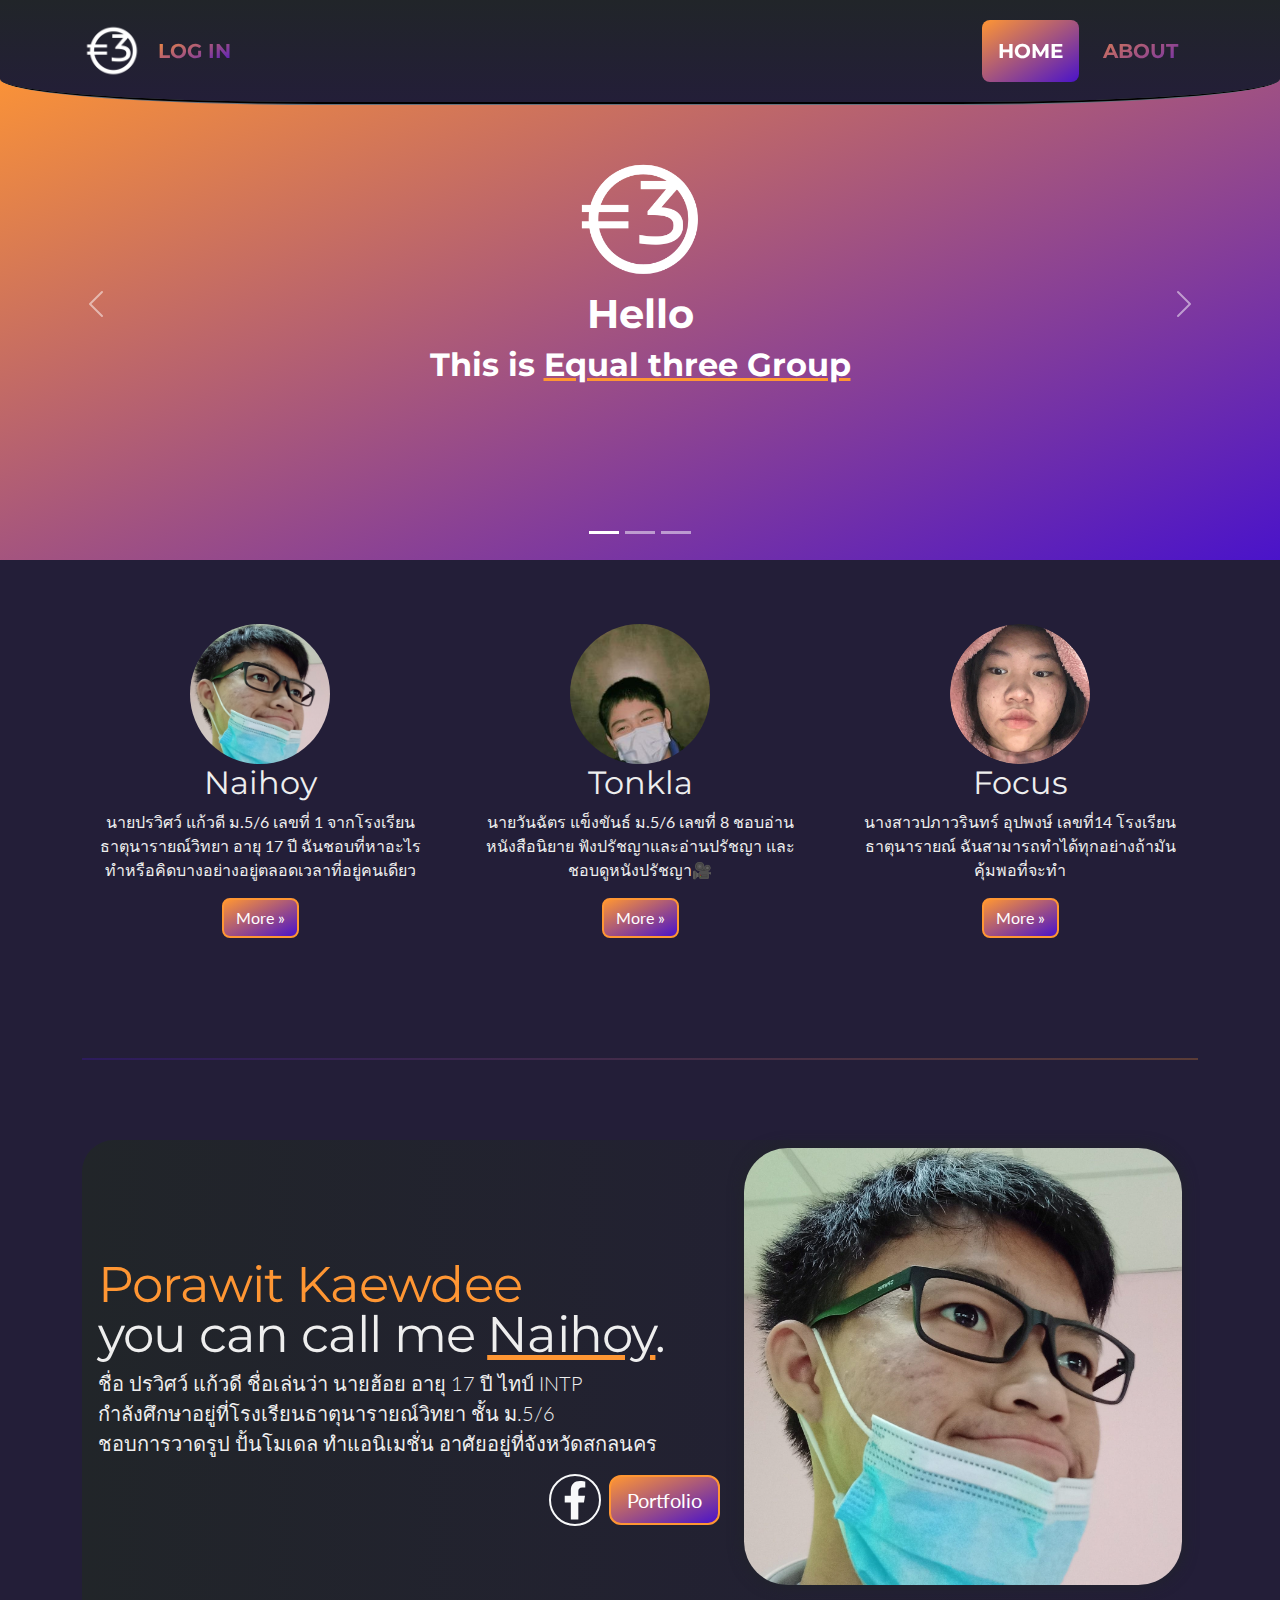
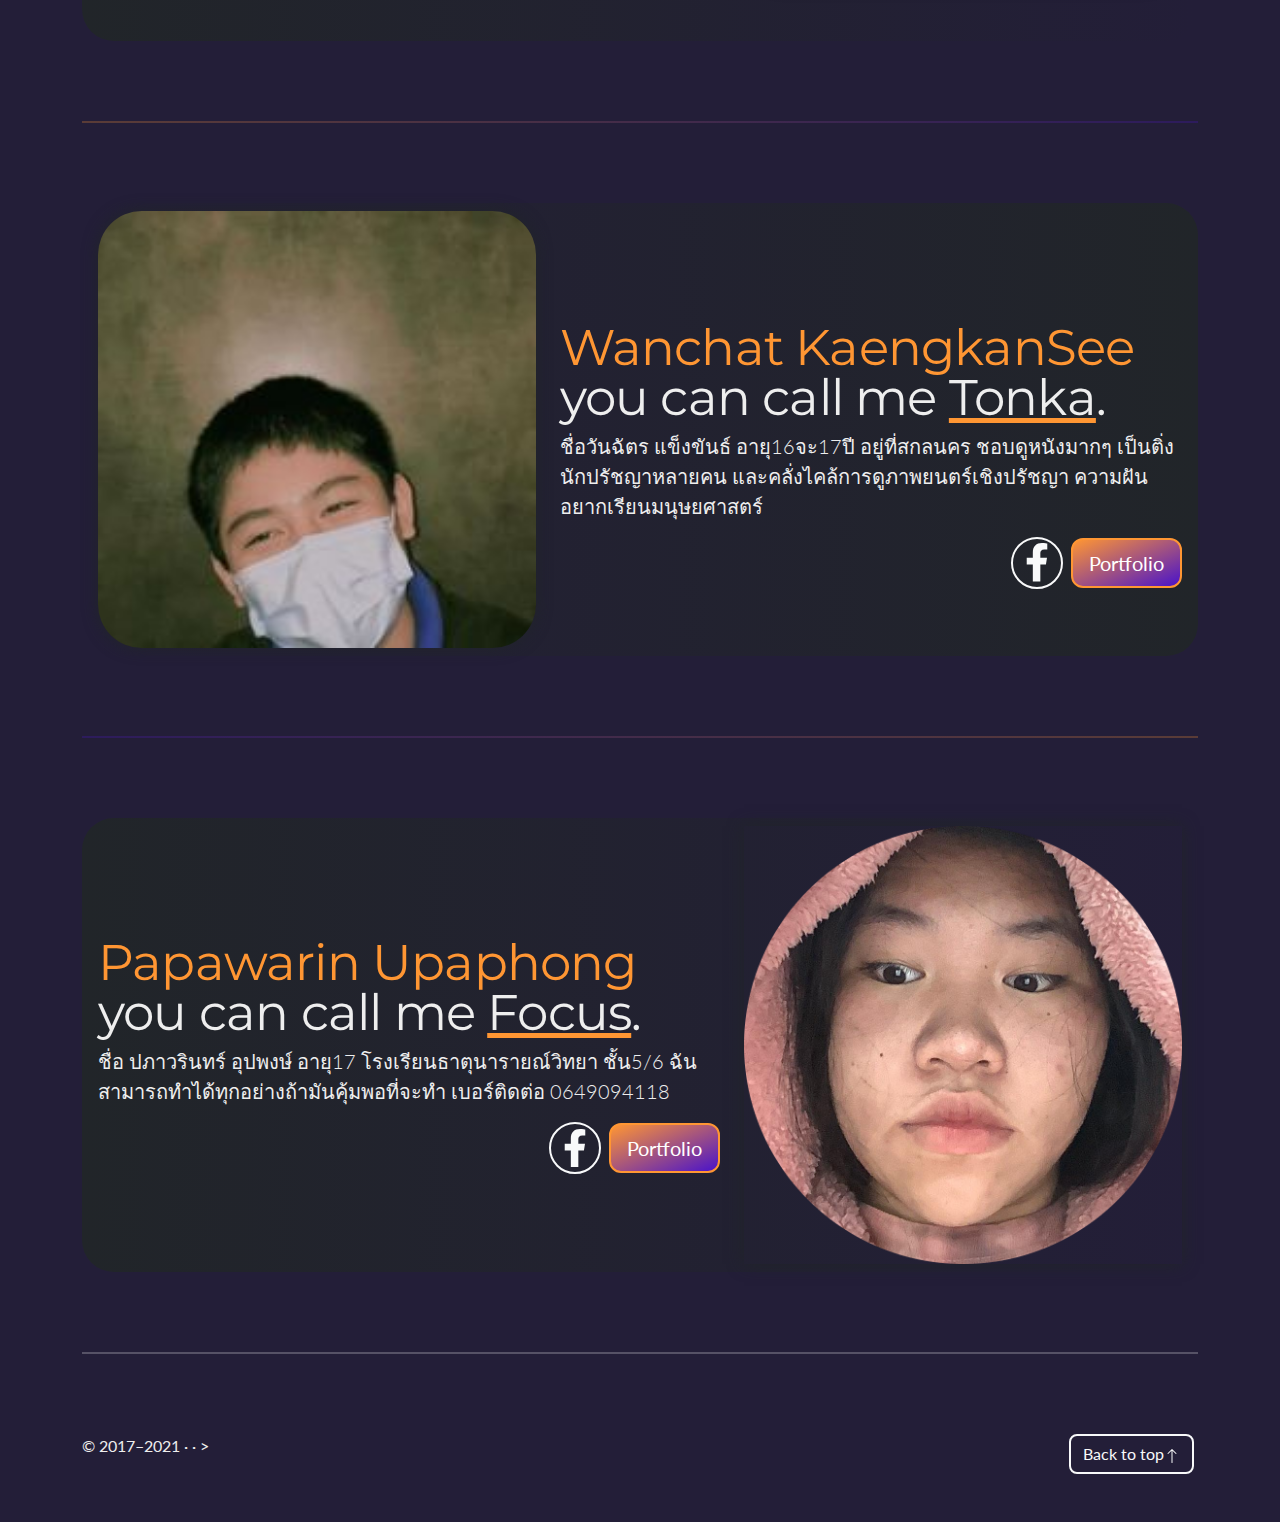
<file: index.html>
<!doctype html>
<html lang="en">
  <head>
    <meta charset="utf-8">
    <meta name="viewport" content="width=device-width, initial-scale=1">
    <meta name="description" content="">
    <meta name="author" content="Mark Otto, Jacob Thornton, and Bootstrap contributors">
    <meta name="generator" content="Hugo 0.88.1">
    <title>Equal three Group</title>
    <link rel="shortcut icon" href="image/favicon.ico" type="image/x-icon">

    <link rel="canonical" href="https://getbootstrap.com/docs/5.1/examples/carousel/">

    <!-- Google fonts-->
    <link href="https://fonts.googleapis.com/css?family=Montserrat:400,700" rel="stylesheet" type="text/css" />
    <link href="https://fonts.googleapis.com/css?family=Lato:400,700,400italic,700italic" rel="stylesheet" type="text/css" />

    <!-- Bootstrap core CSS -->
<link href="css/styles.css" rel="stylesheet">

    <style>
      .bd-placeholder-img {
        font-size: 1.125rem;
        text-anchor: middle;
        -webkit-user-select: none;
        -moz-user-select: none;
        user-select: none;
      }

      @media (min-width: 768px) {
        .bd-placeholder-img-lg {
          font-size: 3.5rem;
        }
      }
    </style>

    
    <!-- Custom styles for this template -->
    <link href="carousel.css" rel="stylesheet">
  </head>
  <body id="page-top">
    

  <nav class="navbar navbar-expand-lg bg-secondary text-uppercase fixed-top" id="mainNav">
    <div class="container">
        <a class="navbar-brand" href="#page-top"><img src="image/=3.png" width="60" alt=""></a>
        <a class="textt rounded" href="login/index.html">Log in</a>
        <button class="navbar-toggler text-uppercase font-weight-bold bg-primary text-white rounded" type="button" data-bs-toggle="collapse" data-bs-target="#navbarResponsive" aria-controls="navbarResponsive" aria-expanded="false" aria-label="Toggle navigation">
            Menu
            <i class="fas fa-bars"></i>
        </button>
        <div class="collapse navbar-collapse" id="navbarResponsive">
            <ul class="navbar-nav ms-auto">
                <li class="nav-item mx-0 mx-lg-1"><a class="nav-link py-3 px-0 px-lg-3 rounded" href="#page-top">Home</a></li>
                <li class="nav-item mx-0 mx-lg-1"><a class="nav-link py-3 px-0 px-lg-3 rounded" href="#about">About</a></li>
                
            </ul>
        </div>
    </div>
</nav>


<main>
<header>
  <div id="myCarousel" class="carousel slide" data-bs-ride="carousel">
    <div class="carousel-indicators">
      <button type="button" data-bs-target="#myCarousel" data-bs-slide-to="0" class="active" aria-current="true" aria-label="Slide 1"></button>
      <button type="button" data-bs-target="#myCarousel" data-bs-slide-to="1" aria-label="Slide 2"></button>
      <button type="button" data-bs-target="#myCarousel" data-bs-slide-to="2" aria-label="Slide 3"></button>
    </div>
    <div class="carousel-inner ">
      <div class="carousel-item active bg-primary justify-content-center">

          <div class="container masthead d-flex align-items-center flex-column ">
          <div class="carousel-h ">
            <div>
              <div class="img-fluid"><img src="image/=3.png" width="140" height="140" alt=""></div>
            </div>
            
              
              <h1>Hello</h1>
              <h2>This is <u>Equal three Group</u> </h2>
              <br>
              

          </div>
        </div>

        
      </div>
      <div class="carousel-item bg-primary">
        <!-- <svg class="bd-placeholder-img" width="100%" height="100%" xmlns="http://www.w3.org/2000/svg" aria-hidden="true" preserveAspectRatio="xMidYMid slice" focusable="false"><rect width="100%" height="100%" fill="#777"/></svg> -->
        <img class="d-block w-100 img2" src="image/Illustration8 (1).png" alt="">
        <!-- <div class="container">

        </div> -->
      </div>
      <div class="carousel-item bg-primary">
        <!-- <svg class="bd-placeholder-img" width="100%" height="100%" xmlns="http://www.w3.org/2000/svg" aria-hidden="true" preserveAspectRatio="xMidYMid slice" focusable="false"><rect width="100%" height="100%" fill="#777"/></svg> -->

        <div class="container">
          <div class="carousel-h">
            <h1>สู้ๆ นะเพื่อนๆ เราเป็นกำลังใจให้</h1>
            <div style="text-align: left;">
<p style="line-height: 1.25;">
░░░░░░░░░░░░░░░░░░░░░▄▀░░▌         <br>
░░░░░░░░░░░░░░░░░░░▄▀▐░░░▌         <br>
░░░░░░░░░░░░░░░░▄▀▀▒▐▒░░░▌         <br>
░░░░░▄▀▀▄░░░▄▄▀▀▒▒▒▒▌▒▒░░▌         <br>
░░░░▐▒░░░▀▄▀▒▒▒▒▒▒▒▒▒▒▒▒▒█         <br>
░░░░▌▒░░░░▒▀▄▒▒▒▒▒▒▒▒▒▒▒▒▒▀▄       <br>
░░░░▐▒░░░░░▒▒▒▒▒▒▒▒▒▌▒▐▒▒▒▒▒▀▄     <br>
░░░░▌▀▄░░▒▒▒▒▒▒▒▒▐▒▒▒▌▒▌▒▄▄▒▒▐     <br>
░░░▌▌▒▒▀▒▒▒▒▒▒▒▒▒▒▐▒▒▒▒▒█▄█▌▒▒▌    <br>
░▄▀▒▐▒▒▒▒▒▒▒▒▒▒▒▄▀█▌▒▒▒▒▒▀▀▒▒▐░░░▄ <br>
▀▒▒▒▒▌▒▒▒▒▒▒▒▄▒▐███▌▄▒▒▒▒▒▒▒▄▀▀▀▀  <br>
▒▒▒▒▒▐▒▒▒▒▒▄▀▒▒▒▀▀▀▒▒▒▒▄█▀░░▒▌▀▀▄▄ <br>
▒▒▒▒▒▒█▒▄▄▀▒▒▒▒▒▒▒▒▒▒▒░░▐▒▀▄▀▄░░░░▀<br>
▒▒▒▒▒▒▒█▒▒▒▒▒▒▒▒▒▄▒▒▒▒▄▀▒▒▒▌░░▀▄   <br>
▒▒▒▒▒▒▒▒▀▄▒▒▒▒▒▒▒▒▀▀▀▀▒▒▒▄▀        </p>
</div>
            
          </div>
        </div>
      </div>
    </div>
    <button class="carousel-control-prev" type="button" data-bs-target="#myCarousel" data-bs-slide="prev">
      <span class="carousel-control-prev-icon" aria-hidden="true"></span>
      <span class="visually-hidden">Previous</span>
    </button>
    <button class="carousel-control-next" type="button" data-bs-target="#myCarousel" data-bs-slide="next">
      <span class="carousel-control-next-icon" aria-hidden="true"></span>
      <span class="visually-hidden">Next</span>
    </button>
  </div>
</header>

  <!-- Marketing messaging and featurettes
  ================================================== -->
  <!-- Wrap the rest of the page in another container to center all the content. -->

  <div class="container marketing" id="about">

    <!-- Three columns of text below the carousel -->
    <div class="row">
      <div class="col-lg-4">
        <img src="image/Naaihoy.jpg" class="bd-placeholder-img rounded-circle"  width="140" height="140" alt="A slowy man">

        <h2>Naihoy</h2>
        <p>นายปรวิศว์ แก้วดี ม.5/6 เลขที่ 1 จากโรงเรียนธาตุนารายณ์วิทยา อายุ 17 ปี ฉันชอบที่หาอะไรทำหรือคิดบางอย่างอยู่ตลอดเวลาที่อยู่คนเดียว</p>
        <p><a class="btn btn-primary" href="#naihoy">More &raquo;</a></p>
      </div><!-- /.col-lg-4 -->
      <div class="col-lg-4">
        <img class="bd-placeholder-img rounded-circle" width="140" height="140" src="image/tokla.jpg" alt="">

        <h2>Tonkla</h2>
        <p>นายวันฉัตร แข็งขันธ์ ม.5/6 เลขที่ 8 ชอบอ่านหนังสือนิยาย ฟังปรัชญาและอ่านปรัชญา และ ชอบดูหนังปรัชญา🎥</p>
        <p><a class="btn btn-primary" href="#tonkla">More &raquo;</a></p>
      </div><!-- /.col-lg-4 -->
      <div class="col-lg-4">
        <img class="bd-placeholder-img rounded-circle" width="140" height="140" src="image/foogus.png" alt="">

        <h2>Focus</h2>
        <p>นางสาวปภาวรินทร์  อุปพงษ์  เลขที่14  โรงเรียนธาตุนารายณ์  ฉันสามารถทำได้ทุกอย่างถ้ามันคุ้มพอที่จะทำ</p>
        <p><a class="btn btn-primary" href="#focus">More &raquo;</a></p>
      </div><!-- /.col-lg-4 -->
    </div><!-- /.row -->


    <!-- START THE FEATURETTES -->

    <hr class="featurette-divider bg-primary3" id="naihoy">
    <div class="bg-fade">
      <div class="row featurette" >
      <div class="col-md-7">
        <h2 class="featurette-heading"><span class="text-muted">Porawit Kaewdee</span> <br> you can call me <u>Naihoy</u>.</h2>
        <p class="lead">ชื่อ ปรวิศว์ แก้วดี ชื่อเล่นว่า นายฮ้อย อายุ 17 ปี ไทป์ INTP <br> กำลังศึกษาอยู่ที่โรงเรียนธาตุนารายณ์วิทยา ชั้น ม.5/6 <br> ชอบการวาดรูป ปั้นโมเดล ทำแอนิเมชั่น อาศัยอยู่ที่จังหวัดสกลนคร </p>
        <p class="text-end">
          <a class="btn btn-outline-light btn-social mx-1" href="https://www.facebook.com/profile.php?id=100015717049341" target="_blank"><svg class="svg-inline--fa fa-facebook-f fa-w-10 fa-fw" aria-hidden="true" focusable="false" data-prefix="fab" data-icon="facebook-f" role="img" xmlns="http://www.w3.org/2000/svg" viewBox="0 0 320 512" data-fa-i2svg=""><path fill="currentColor" d="M279.14 288l14.22-92.66h-88.91v-60.13c0-25.35 12.42-50.06 52.24-50.06h40.42V6.26S260.43 0 225.36 0c-73.22 0-121.08 44.38-121.08 124.72v70.62H22.89V288h81.39v224h100.17V288z"></path></svg></a>
          <a class="btn btn-lg btn-primary" href="3/naihoy/naihoy.html">Portfolio</a>
        </p>
      </div>
      <div class="col-md-5">
        <!-- <img src="../image/Naaihoy.jpg" alt="A slowy loney man" class="o bd-placeholder-img bd-placeholder-img-lg featurette-image img-fluid mx-auto" width="500" height="500"> -->
        <div class="on">
          <img class=".masthead-avatar mb-5 o bd-placeholder-img bd-placeholder-img-lg featurette-image img-fluid mx-auto aos" src="image/Naaihoy.jpg" width="500" height="500" alt="..." />
          <img class=".masthead-avatar mb-5 img-top o bd-placeholder-img bd-placeholder-img-lg featurette-image img-fluid mx-auto aos" src="image/Naaihoyy.jpg" width="500" height="500" alt="..." />
      </div>
      </div>
    </div>
    </div>
    

    <hr class="featurette-divider bg-primary2" id="tonkla">
    <div class="bg-fade-b">
      <div class="row featurette">
        <div class="col-md-7 order-md-2">
          <h2 class="featurette-heading"><span class="text-muted">Wanchat KaengkanSee</span> you can call me <u>Tonka</u>.</h2>
          <p class="lead">ชื่อวันฉัตร แข็งขันธ์ อายุ16จะ17ปี อยู่ที่สกลนคร ชอบดูหนังมากๆ เป็นติ่งนักปรัชญาหลายคน และคลั่งไคล้การดูภาพยนตร์เชิงปรัชญา ความฝันอยากเรียนมนุษยศาสตร์</p>
          <p class="text-end">
            <a class="btn btn-outline-light btn-social mx-1" href="https://www.facebook.com/tonka.tobka" target="_blank"><svg class="svg-inline--fa fa-facebook-f fa-w-10 fa-fw" aria-hidden="true" focusable="false" data-prefix="fab" data-icon="facebook-f" role="img" xmlns="http://www.w3.org/2000/svg" viewBox="0 0 320 512" data-fa-i2svg=""><path fill="currentColor" d="M279.14 288l14.22-92.66h-88.91v-60.13c0-25.35 12.42-50.06 52.24-50.06h40.42V6.26S260.43 0 225.36 0c-73.22 0-121.08 44.38-121.08 124.72v70.62H22.89V288h81.39v224h100.17V288z"></path></svg></a>
            <a class="btn btn-lg btn-primary" href="3/tonka/index.html">Portfolio</a>
          </p>
        </div>
        <div class="col-md-5 order-md-1">
          <img class="o bd-placeholder-img bd-placeholder-img-lg featurette-image img-fluid mx-auto aos" width="500" height="500" src="image/tokla.jpg" alt="">

        </div>
      </div>
    </div>
    

    <hr class="featurette-divider bg-primary3" id="focus">
    <div class="bg-fade">
      <div class="row featurette">
      <div class="col-md-7">
        <h2 class="featurette-heading"><span class="text-muted">Papawarin Upaphong</span><br> you can call me <u>Focus</u>.</h2>
        <p class="lead"> 
          ชื่อ ปภาวรินทร์ อุปพงษ์   อายุ17  โรงเรียนธาตุนารายณ์วิทยา ชั้น5/6 ฉันสามารถทำได้ทุกอย่างถ้ามันคุ้มพอที่จะทำ  เบอร์ติดต่อ 0649094118</p>
        <p class="text-end">
          <a class="btn btn-outline-light btn-social mx-1" href="https://www.facebook.com/profile.php?id=100016036069076" target="_blank"><svg class="svg-inline--fa fa-facebook-f fa-w-10 fa-fw" aria-hidden="true" focusable="false" data-prefix="fab" data-icon="facebook-f" role="img" xmlns="http://www.w3.org/2000/svg" viewBox="0 0 320 512" data-fa-i2svg=""><path fill="currentColor" d="M279.14 288l14.22-92.66h-88.91v-60.13c0-25.35 12.42-50.06 52.24-50.06h40.42V6.26S260.43 0 225.36 0c-73.22 0-121.08 44.38-121.08 124.72v70.62H22.89V288h81.39v224h100.17V288z"></path></svg></a>
          <a class="btn btn-lg btn-primary" href="3/cv-main/index.html">Portfolio</a>
        </p>
      </div>
      <div class="col-md-5">
        <img class="bd-placeholder-img bd-placeholder-img-lg featurette-image img-fluid mx-auto aos" width="500" height="500" src="image/foogus.png" alt="">

      </div>
    </div>
    </div>
    

    <hr class="featurette-divider">

    
    <!-- /END THE FEATURETTES -->

  </div><!-- /.container -->


  <!-- FOOTER -->
  <footer class="container">
    <p class="float-end"><a class="btn btn-outline-light mx-1" href="#">Back to top<svg xmlns="http://www.w3.org/2000/svg" width="16" height="16" fill="currentColor" class="bi bi-arrow-up" viewBox="0 0 16 16">
      <path fill-rule="evenodd" d="M8 15a.5.5 0 0 0 .5-.5V2.707l3.146 3.147a.5.5 0 0 0 .708-.708l-4-4a.5.5 0 0 0-.708 0l-4 4a.5.5 0 1 0 .708.708L7.5 2.707V14.5a.5.5 0 0 0 .5.5z"/>
    </svg></a>
    </svg></a></p>
    <p>&copy; 2017–2021 &middot;  &middot; ></p>
  </footer>
</main>

    <script src="js/scripts.js"></script>
    <script src="assets/dist/js/bootstrap.bundle.min.js"></script>

      
  </body>
</html>
</file>
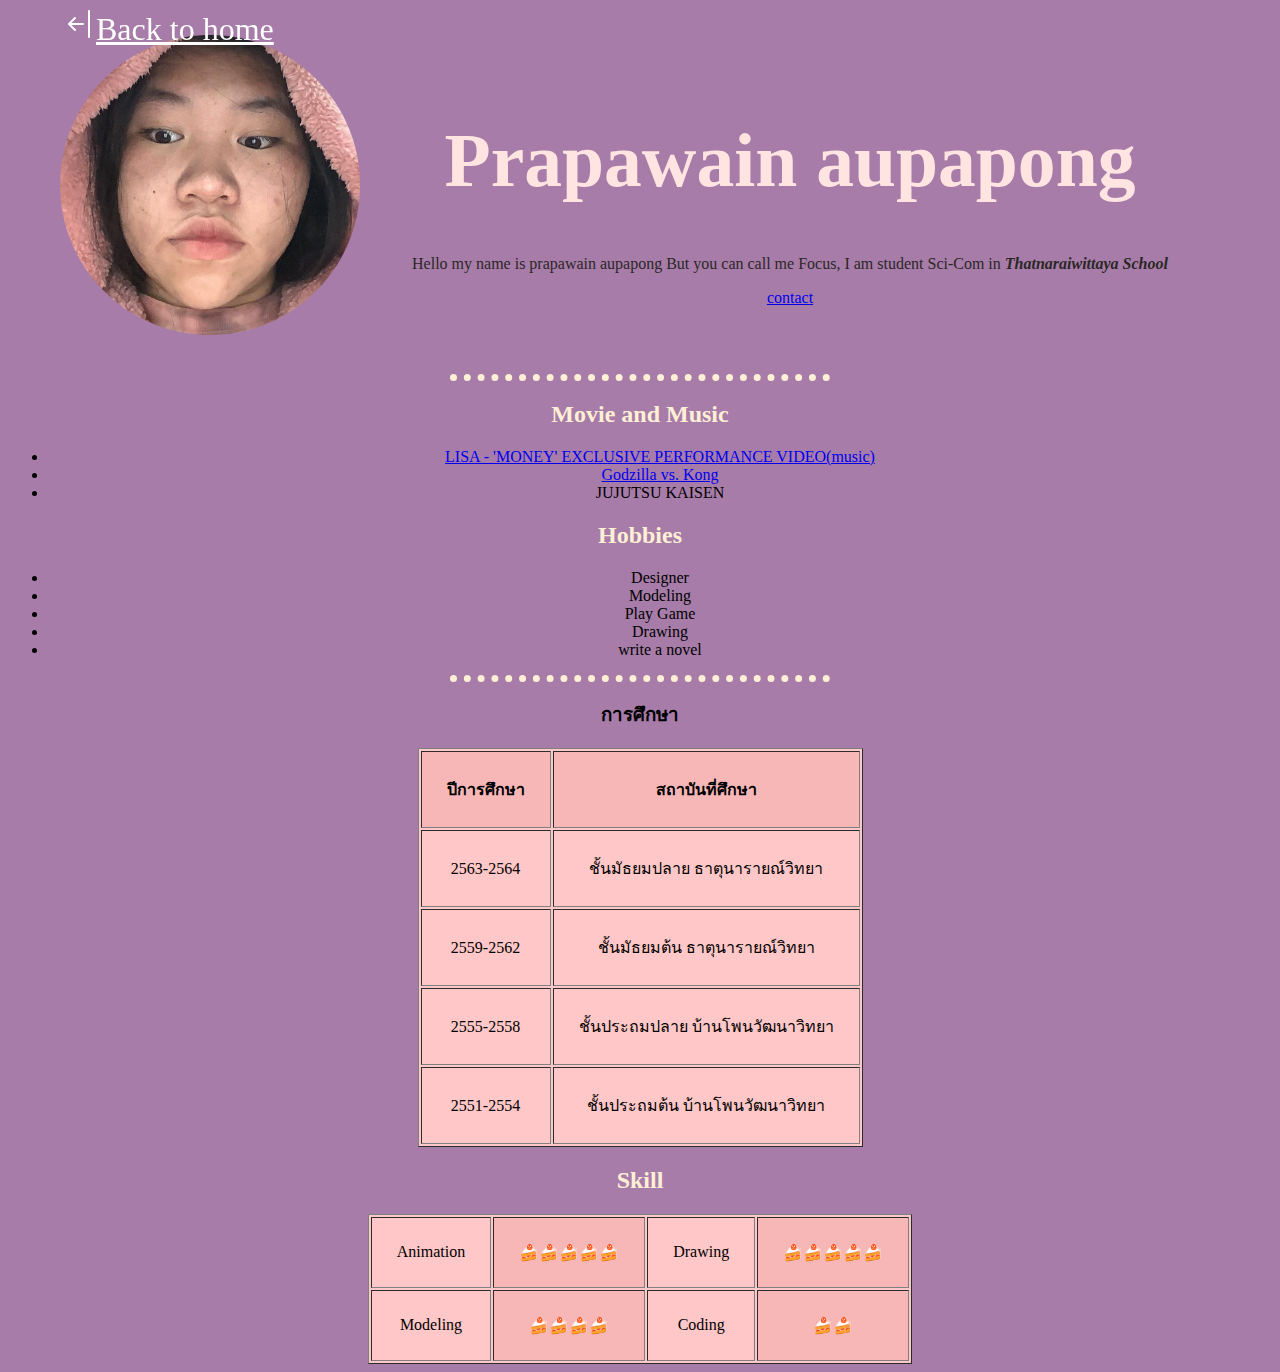
<file: 3/cv-main/index.html>
<!DOCTYPE html>
<html lang="en">

<head>
    <meta charset="UTF-8">
    <meta http-equiv="X-UA-Compatible" content="IE=edge">
    <meta name="viewport" content="width=device-width, initial-scale=1.0">
    <title>💵 Focus 💵</title>
    <link rel="shortcut icon" href="favicon.ico" type="image/x-icon">
    <link rel="stylesheet" href="css/style.css">

    <style>
        .back {
            color: rgb(255, 255, 255);
            position: fixed;
            left: 5%;
            top: auto;
            font-size: 2rem;
        }
    </style>

</head>

<body align="center">
    <a class="back" href="../../index.html"><svg xmlns="http://www.w3.org/2000/svg" width="32" height="32" fill="currentColor" class="bi bi-arrow-bar-left" viewBox="0 0 16 16">
        <path fill-rule="evenodd" d="M12.5 15a.5.5 0 0 1-.5-.5v-13a.5.5 0 0 1 1 0v13a.5.5 0 0 1-.5.5zM10 8a.5.5 0 0 1-.5.5H3.707l2.147 2.146a.5.5 0 0 1-.708.708l-3-3a.5.5 0 0 1 0-.708l3-3a.5.5 0 1 1 .708.708L3.707 7.5H9.5a.5.5 0 0 1 .5.5z"/>
      </svg>Back to home</a>
    <table cellpadding="25px" align="center">
        <tr>
            <td><img src="focus-modified.png" alt="" height="300px"> </td>
            <td><h1 align="center" >Prapawain aupapong </h1>
                <p>Hello my name is prapawain aupapong But you can call me Focus, I am student Sci-Com in <i><strong>Thatnaraiwittaya School</strong></i></p>
                <a href="contact.html">contact</a>
                </h2></td>
                <td>
        </tr>
    </table>
    
    <hr>
    <!-- ======================Movie and Music====================== -->
    <h2>Movie and Music</h2>
    <ul>
        <li><a href="https://www.youtube.com/watch?v=dNCWe_6HAM8" target="_blank">LISA - 'MONEY' EXCLUSIVE PERFORMANCE VIDEO(music)</a></li>
        <li><a href="https://www.youtube.com/watch?v=mhROTQ3rWRc" target="_blank" >Godzilla vs. Kong</a></li>
        <li>JUJUTSU KAISEN</li>
    </ul>
    <h2>Hobbies</h2>
    <ul>
        <li>Designer</li>
        <li>Modeling</li>
        <li>Play Game</li>
        <li>Drawing</li>
        <li>write a novel</li>
    </ul>
    <hr>
    <H3>การศึกษา</H3>
    <table  align="center" border="" cellpadding="25px" class="tw">
        <thead>
            <tr id="con">
                <th>ปีการศึกษา</th>
                <th>สถาบันที่ศึกษา</th>
            </tr>
        </thead>
        <tr>
            <td>2563-2564</td>   <td>ชั้นมัธยมปลาย ธาตุนารายณ์วิทยา</td>
        </tr>
        <tr>
            <td>2559-2562</td>   <td>ชั้นมัธยมต้น ธาตุนารายณ์วิทยา</td>
        </tr>
        <tr>
            <td>2555-2558</td>   <td>ชั้นประถมปลาย บ้านโพนวัฒนาวิทยา</td>
        </tr>
        <tr>
            <td>2551-2554</td>   <td>ชั้นประถมต้น บ้านโพนวัฒนาวิทยา</td>
        </tr>
    </table>
    <h2>Skill</h2>
    <table cellpadding="25px " border="" align="center" class="tw">
        <tr>
            <td>Animation</td>  <td id="con">🍰🍰🍰🍰🍰</td>
            <td>Drawing</td>    <td id="con">🍰🍰🍰🍰🍰</td>
        </tr>
        <tr>
            <td>Modeling</td>   <td id="con">🍰🍰🍰🍰</td>
            <td>Coding</td>     <td id="con">🍰🍰</td>
        </tr>
    </table>
</body>
<footer>

</footer>

</html>
</file>
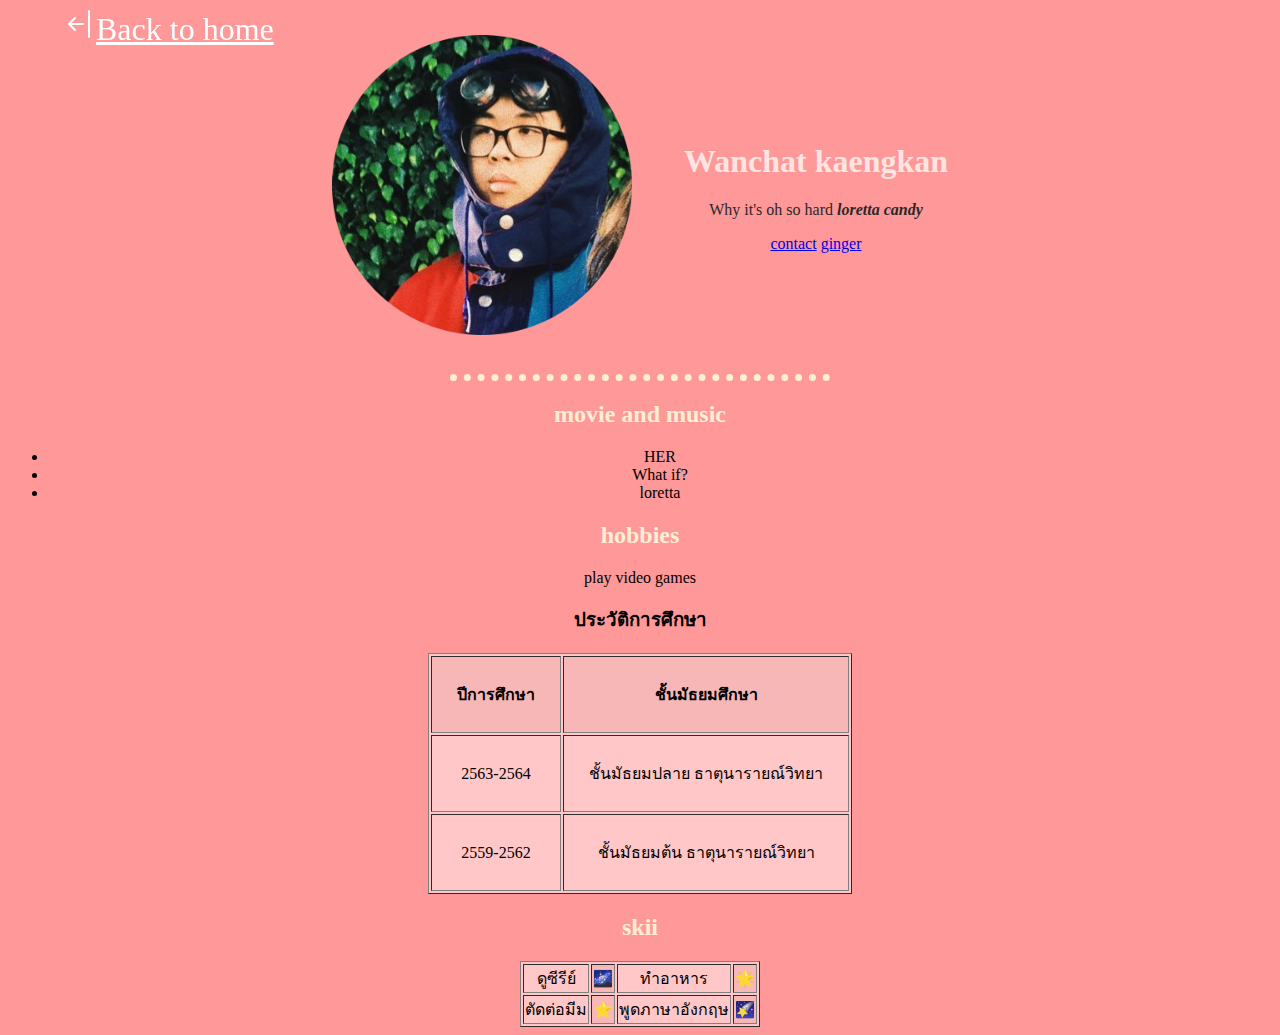
<file: 3/tonka/index.html>
<!DOCTYPE html>
<html lang="en">
<head>
    <meta charset="UTF-8">
    <meta http-equiv="X-UA-Compatible" content="IE=edge">
    <meta name="viewport" content="width=device-width, initial-scale=1.0">
    <title>lolita 🤡 </title>
    <link rel="stylesheet" href="css/style.css">
    <link rel="shortcut icon" href="favicon.ico" type="image/x-icon">

    <style>
        .back {
            color: #fff;
            position: fixed;
            left: 5%;
            top: auto;
            font-size: 2rem;
        }
    </style>

</head>
<body align="center">
    <a class="back" href="../../index.html"><svg xmlns="http://www.w3.org/2000/svg" width="32" height="32" fill="currentColor" class="bi bi-arrow-bar-left" viewBox="0 0 16 16">
        <path fill-rule="evenodd" d="M12.5 15a.5.5 0 0 1-.5-.5v-13a.5.5 0 0 1 1 0v13a.5.5 0 0 1-.5.5zM10 8a.5.5 0 0 1-.5.5H3.707l2.147 2.146a.5.5 0 0 1-.708.708l-3-3a.5.5 0 0 1 0-.708l3-3a.5.5 0 1 1 .708.708L3.707 7.5H9.5a.5.5 0 0 1 .5.5z"/>
      </svg>Back to home</a>
    <table cellpadding="25px" align="center">
        <tr>
            <td><img src="Ginger-modified.png" alt="" height="300px"></td>
            <td><h1 style="color: mistyrose;">Wanchat kaengkan </h1>
                <p>Why it's oh so hard <i><b> loretta candy</b></i></p>
                <a href="Contact.html">contact</a>
                <a href="http://www.youtube.com/c/GingerRootMusic">ginger</a></td>
        </tr>
    </table>
<hr> 
<h2>movie and music</h2>
<ul>
    <li>HER </li>
    <li> What if? </li>
    <li>loretta</li>
    
</ul>
<h2>hobbies</h2> 
<ui>
    <li>play video games</li>
</ui>
<h3>ประวัติการศึกษา</h3> 
<table cellpadding="25px" border="" align="center" class="tw">
    <thead>
     <tr id="con">
         <th>ปีการศึกษา</th>
        <th>ชั้นมัธยมศึกษา</th>
     </tr>
    </thead>
    <tr>
        <td>2563-2564</td>   <td>ชั้นมัธยมปลาย ธาตุนารายณ์วิทยา</td>
    </tr>
    <tr>
        <td>2559-2562</td>   <td>ชั้นมัธยมต้น ธาตุนารายณ์วิทยา</td>
    </tr>
</table>

<h2>skii</h2>
<Table border="" align="center" class="tw">
    <tr>
        <td >ดูซีรีย์</td>   <td id="con">🌌	</td>
        <td>ทําอาหาร</td>   <td id="con">🌟</td>
    </tr>
    <tr>
        <td>ตัดต่อมีม</td>   <td id="con">⭐	</td>
        <td>พูดภาษาอังกฤษ</td>   <td id="con">🌠</td>
    </tr>
</Table>
</body>

</html>
</file>
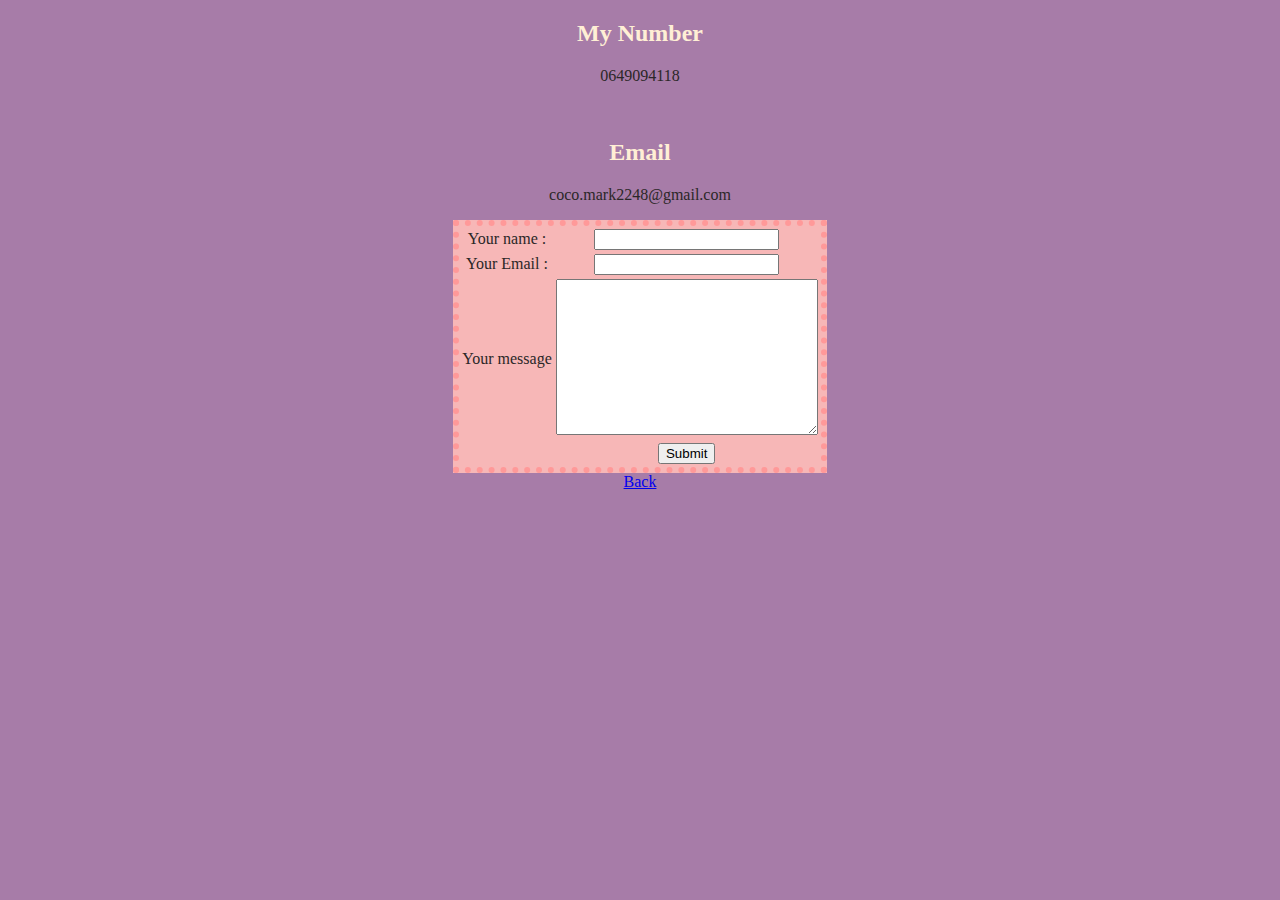
<file: 3/cv-main/contact.html>
<!DOCTYPE html>
<html lang="en">
<head>
    <meta charset="UTF-8">
    <meta http-equiv="X-UA-Compatible" content="IE=edge">
    <meta name="viewport" content="width=device-width, initial-scale=1.0">
    <title>💵 Focus 💵 contact </title>
    <link rel="shortcut icon" href="favicon.ico" type="image/x-icon">
    <link rel="stylesheet" href="css/style.css">
</head>
<body align="center">
    <h2>My Number</h2>
    <p>0649094118</p>
    <br>
    <h2>Email</h2>
    <p>coco.mark2248@gmail.com</p>
    </table>
    <form action="mailto:23408@tnw.ac.th" method="post" enctype="text/plain">
        <table align="center" class="tw2">
            <tr>
                <td><label for="yourname" id="pp">Your name : </label></td> <td><input type="text" name="yourname"><br></td>
            </tr>
            <tr>
                <td><label for="your_email" id="pp">Your Email : </label></td> <td> <input type="email" name="your_email"><br></td>
            </tr>
            <tr>
                <td> <label for="your_message" id="pp">Your message</label></td> <td><textarea name="your_message" id="" cols="30" rows="10"></textarea><br></td>
            </tr>
            <tr>
                <td></td> <td><input type="submit"></td>
            </tr>
        </table>
        
        
        
       
       
        

        
    </form>

    <a href="index.html">Back</a>
</body>
</html>
</file>
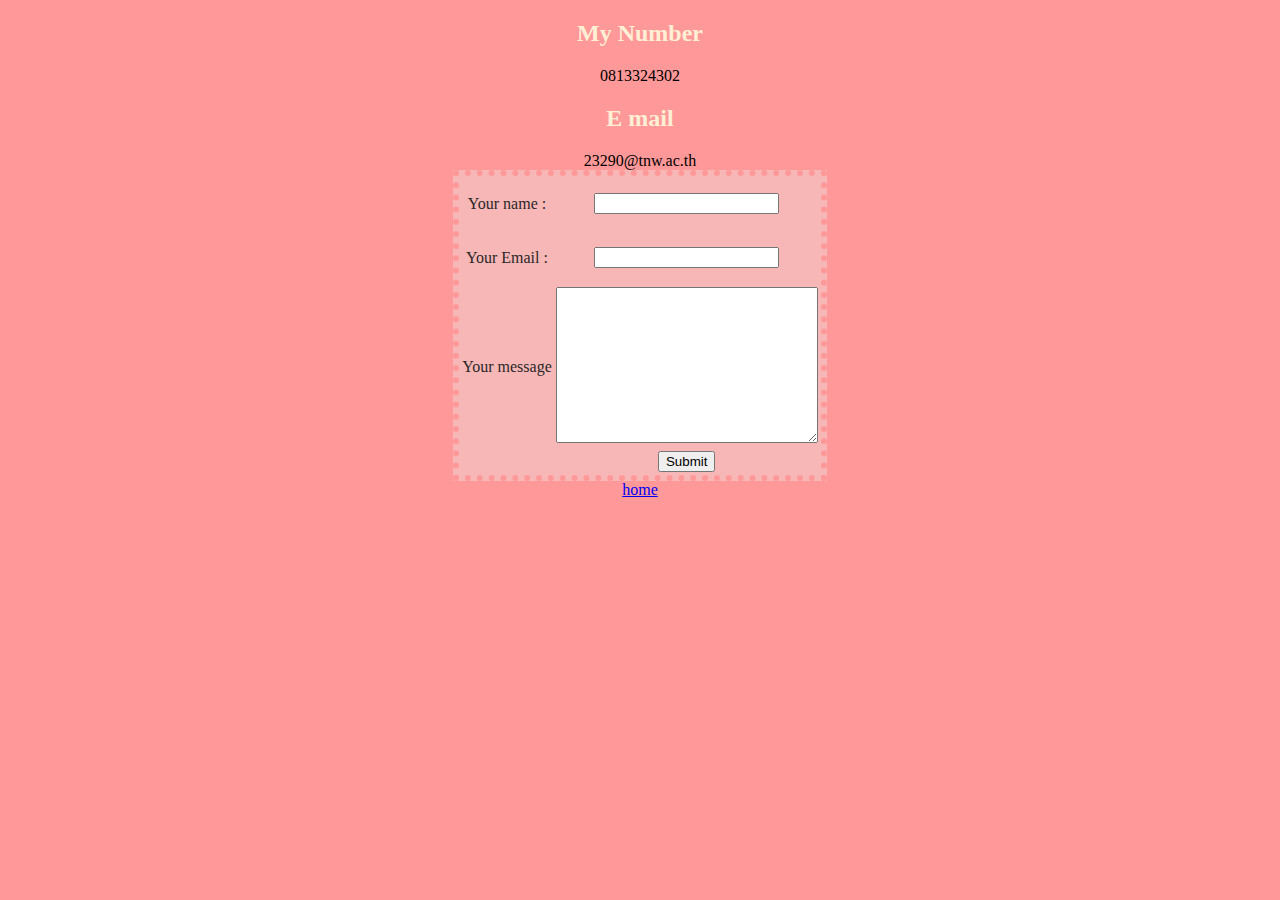
<file: 3/tonka/Contact.html>
<!DOCTYPE html>
<html lang="en">
<head>
    <meta charset="UTF-8">
    <meta http-equiv="X-UA-Compatible" content="IE=edge">
    <meta name="viewport" content="width=device-width, initial-scale=1.0">
    <title>lolita 🤡 </title>
    <link rel="stylesheet" href="css/style.css">
    <link rel="shortcut icon" href="favicon.ico" type="image/x-icon">
</head>
<body align="center">
    <h2>My Number</h2>
    0813324302
    <h2>E mail</h2>
    23290@tnw.ac.th
    <form action="mallto:23290@tnw.ac.th" method="post" enctype="text/plain">
        <table align="center" class="tw2" >
            <tr>
                <td><label for="yourname"><p id="pp">Your name : </p></label></td> <td><input type="text" name="yourname"><br></td>
            </tr>
            <tr>
                <td><label for="your_email"><p id="pp">Your Email : </p></label></td> <td><input type="email" name="your_email"><br></td>
            </tr>
            <tr>
                <td><label for="your_message"><p id="pp">Your message</p></label></td> <td><textarea name="your_message" id="" cols="30" rows="10"></textarea><br></td>
            </tr>
            <td></td> <td><input type="submit"></td>
        </table>
        
        
        
        
        
        

        
    </form>


    <a href="index.html">home</a>
</body>
</file>
<file: carousel.css>
/* GLOBAL STYLES
-------------------------------------------------- */
/* Padding below the footer and lighter body text */

body {
  padding-top: 3rem;
  padding-bottom: 3rem;
  color: #eeeeee;
}


/* CUSTOMIZE THE CAROUSEL
-------------------------------------------------- */

/* Carousel base class */
.carousel {
  margin-bottom: 4rem;
}
/* Since positioning the image, we need to help out the caption */
.carousel-caption {
  bottom: 3rem;
  z-index: 10;
}

/* Declare heights because of positioning of img element */
.carousel-item {
  height: 32rem;
}
.carousel-item > img {
  position: absolute;
  top: 0;
  left: 0;
  min-width: 100%;
  height: 32rem;
}


/* MARKETING CONTENT
-------------------------------------------------- */

/* Center align the text within the three columns below the carousel */
.marketing .col-lg-4 {
  margin-bottom: 1.5rem;
  text-align: center;
}
.marketing h2 {
  font-weight: 400;
}
/* rtl:begin:ignore */
.marketing .col-lg-4 p {
  margin-right: .75rem;
  margin-left: .75rem;
}
/* rtl:end:ignore */


/* Featurettes
------------------------- */

.featurette-divider {
  margin: 5rem 0; /* Space out the Bootstrap <hr> more */
}

/* Thin out the marketing headings */
.featurette-heading {
  font-weight: 300;
  line-height: 1;
  /* rtl:remove */
  letter-spacing: -.05rem;
}


/* RESPONSIVE CSS
-------------------------------------------------- */

@media (min-width: 40em) {
  /* Bump up size of carousel content */
  .carousel-caption p {
    margin-bottom: 1.25rem;
    font-size: 1.25rem;
    line-height: 1.4;
  }

  .featurette-heading {
    font-size: 50px;
  }
}

@media (min-width: 62em) {
  .featurette-heading {
    margin-top: 7rem;
  }
}
</file>
<file: 3/cv-main/css/style.css>
body{background-color:#a77ca8}
hr{color: papayawhip;
    border-style: none;
    border-top-style:dotted ;
    border-width: 7px;
    width: 30%;
    }
h2{color: papayawhip;}
h1{color: mistyrose;
    font-size:2cm;
}
p{color:#2b2727 ;}/*lolita*/
.tw {background-color: #ffc7c7;}
.tw2 {background-color: #f7b7b7;
border: dotted;
border-width: 6px;
color: #FF9999;
}
#con {background-color: #f7b7b7;}
#pp {color:#2b2727 ;}
</file>
<file: 3/tonka/css/style.css>
body{background-color:#FF9999}
hr{color: papayawhip;
    border-style: none;
    border-top-style:dotted ;
    border-width: 7px;
    width: 30%;
    }
h2{color: papayawhip;}
p{color:#2b2727 ;}/*lolita*/
.tw {background-color: #ffc7c7;}
.tw2 {background-color: #f7b7b7;
border: dotted;
border-width: 6px;
color: #FF9999;
}
#con {background-color: #f7b7b7;}
#pp {color:#2b2727 ;}
</file>
